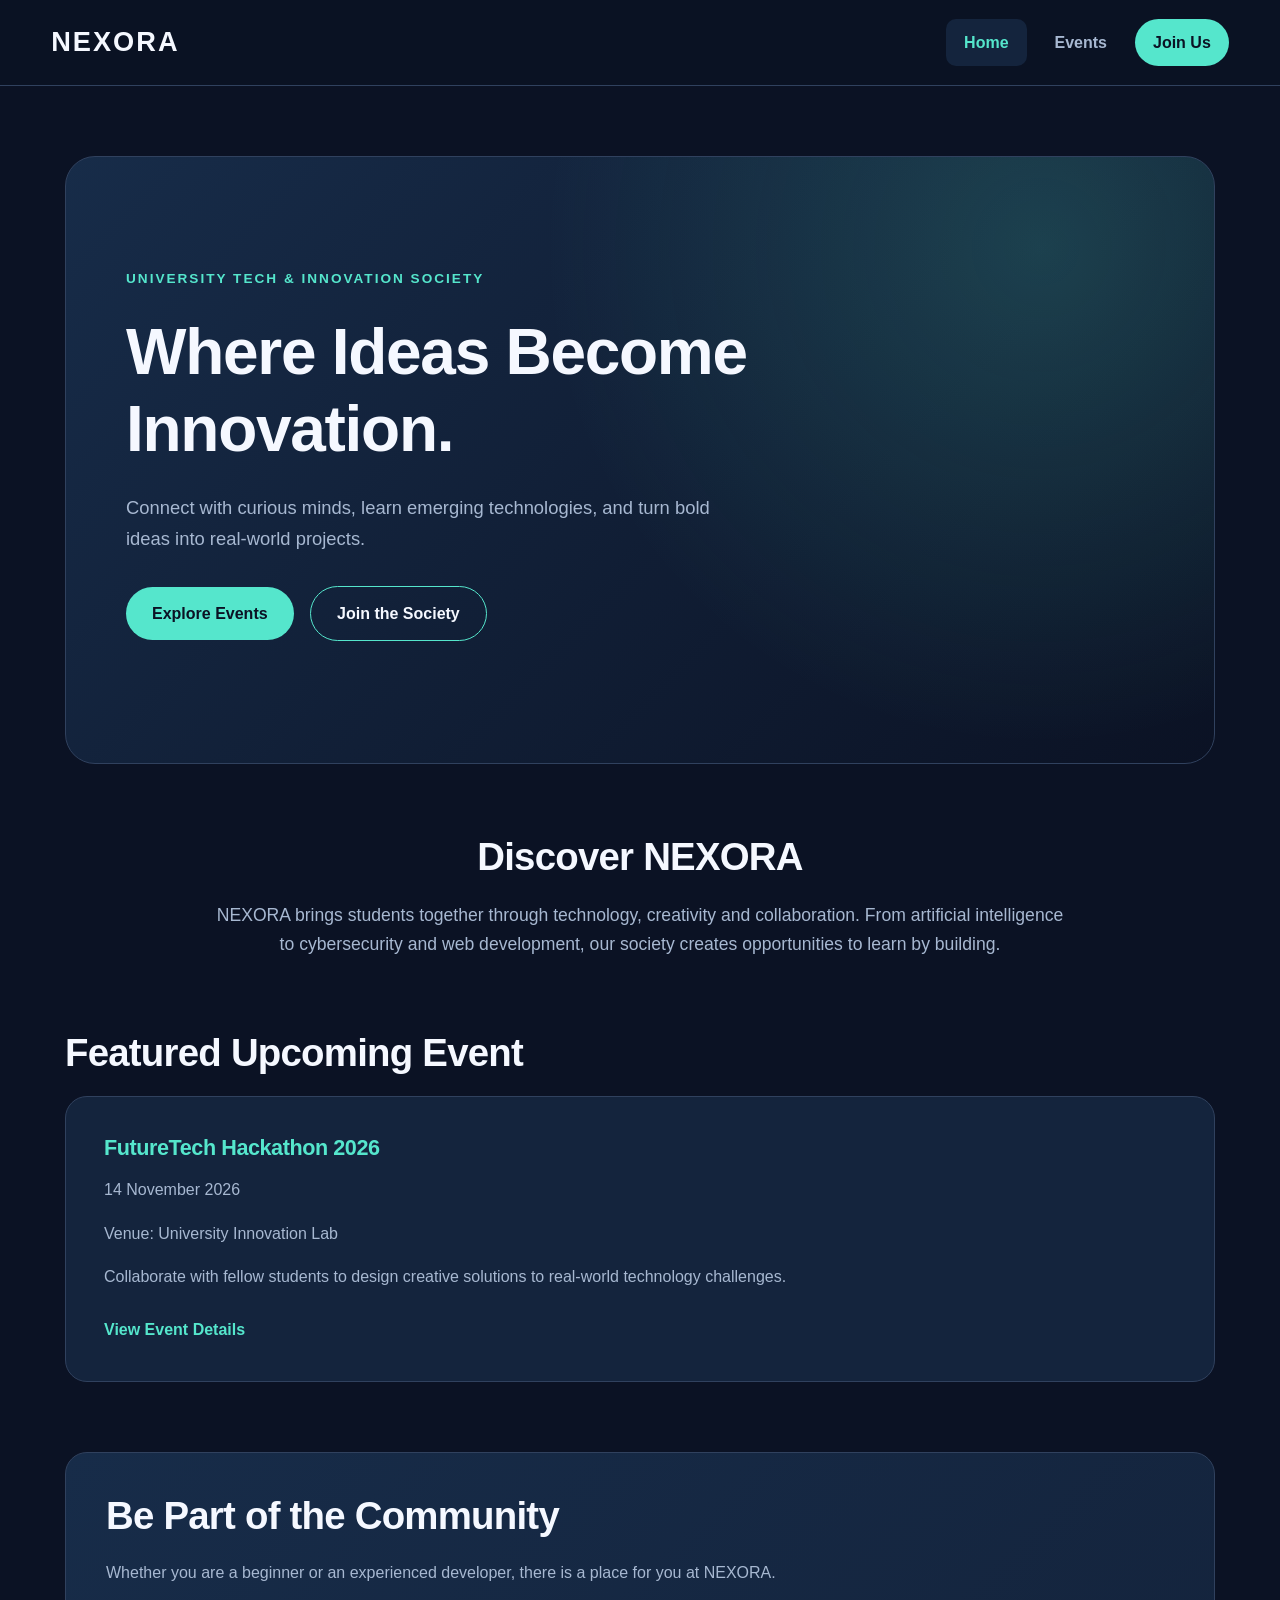
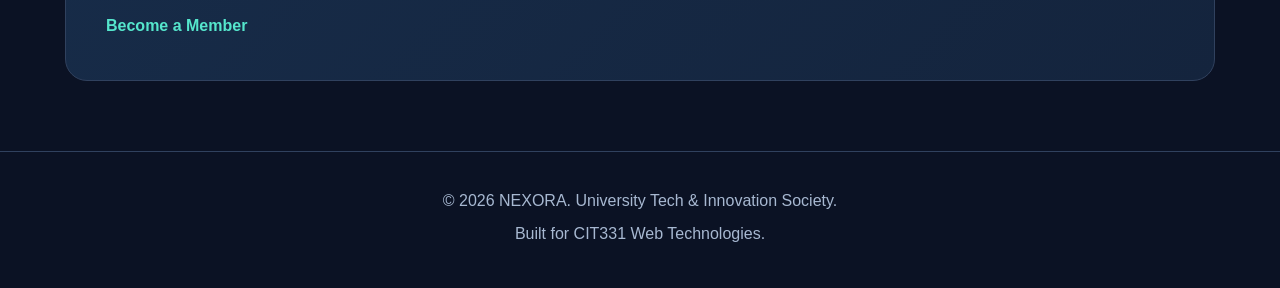
<file: index.html>
<!DOCTYPE html>
<html lang="en">
<head>
  <meta charset="UTF-8">
  <meta name="viewport" content="width=device-width, initial-scale=1.0">
  <meta name="description" content="NEXORA is a university technology and innovation society featuring workshops, hackathons and student events.">
  <title>NEXORA | University Tech & Innovation Society</title>
  <link rel="stylesheet" href="css/style.css">
</head>
<body>
<a href="#main-content">Skip to main content</a>

<header>
  <nav aria-label="Main navigation">
    <a href="index.html">NEXORA</a>

    <ul>
      <li>
  <a href="index.html" class="active" aria-current="page">
    Home
  </a>
</li>
      <li><a href="events.html">Events</a></li>
      <li><a href="register.html">Join Us</a></li>
    </ul>
  </nav>
</header>

<main id="main-content">

  <section id="hero" aria-labelledby="hero-title">
    <p>University Tech & Innovation Society</p>

    <h1 id="hero-title">Where Ideas Become Innovation.</h1>

    <p>
      Connect with curious minds, learn emerging technologies,
      and turn bold ideas into real-world projects.
    </p>

    <a href="events.html">Explore Events</a>
    <a href="register.html">Join the Society</a>
  </section>

  <section id="about" aria-labelledby="about-title">
    <h2 id="about-title">Discover NEXORA</h2>

    <p>
      NEXORA brings students together through technology,
      creativity and collaboration. From artificial intelligence
      to cybersecurity and web development, our society
      creates opportunities to learn by building.
    </p>
  </section>

  <section id="featured-event" aria-labelledby="event-title">
    <h2 id="event-title">Featured Upcoming Event</h2>

    <article>
      <h3>FutureTech Hackathon 2026</h3>

      <p>
        <time datetime="2026-11-14">14 November 2026</time>
      </p>

      <p>Venue: University Innovation Lab</p>

      <p>
        Collaborate with fellow students to design creative
        solutions to real-world technology challenges.
      </p>

      <a href="events.html">View Event Details</a>
    </article>
  </section>

  <aside aria-labelledby="community-title">
    <h2 id="community-title">Be Part of the Community</h2>

    <p>
      Whether you are a beginner or an experienced developer,
      there is a place for you at NEXORA.
    </p>

    <a href="register.html">Become a Member</a>
  </aside>

</main>

<footer>
  <p>&copy; 2026 NEXORA. University Tech & Innovation Society.</p>
  <p>Built for CIT331 Web Technologies.</p>
</footer>

<script src="js/script.js" defer></script>
</body>
</html>
</file>
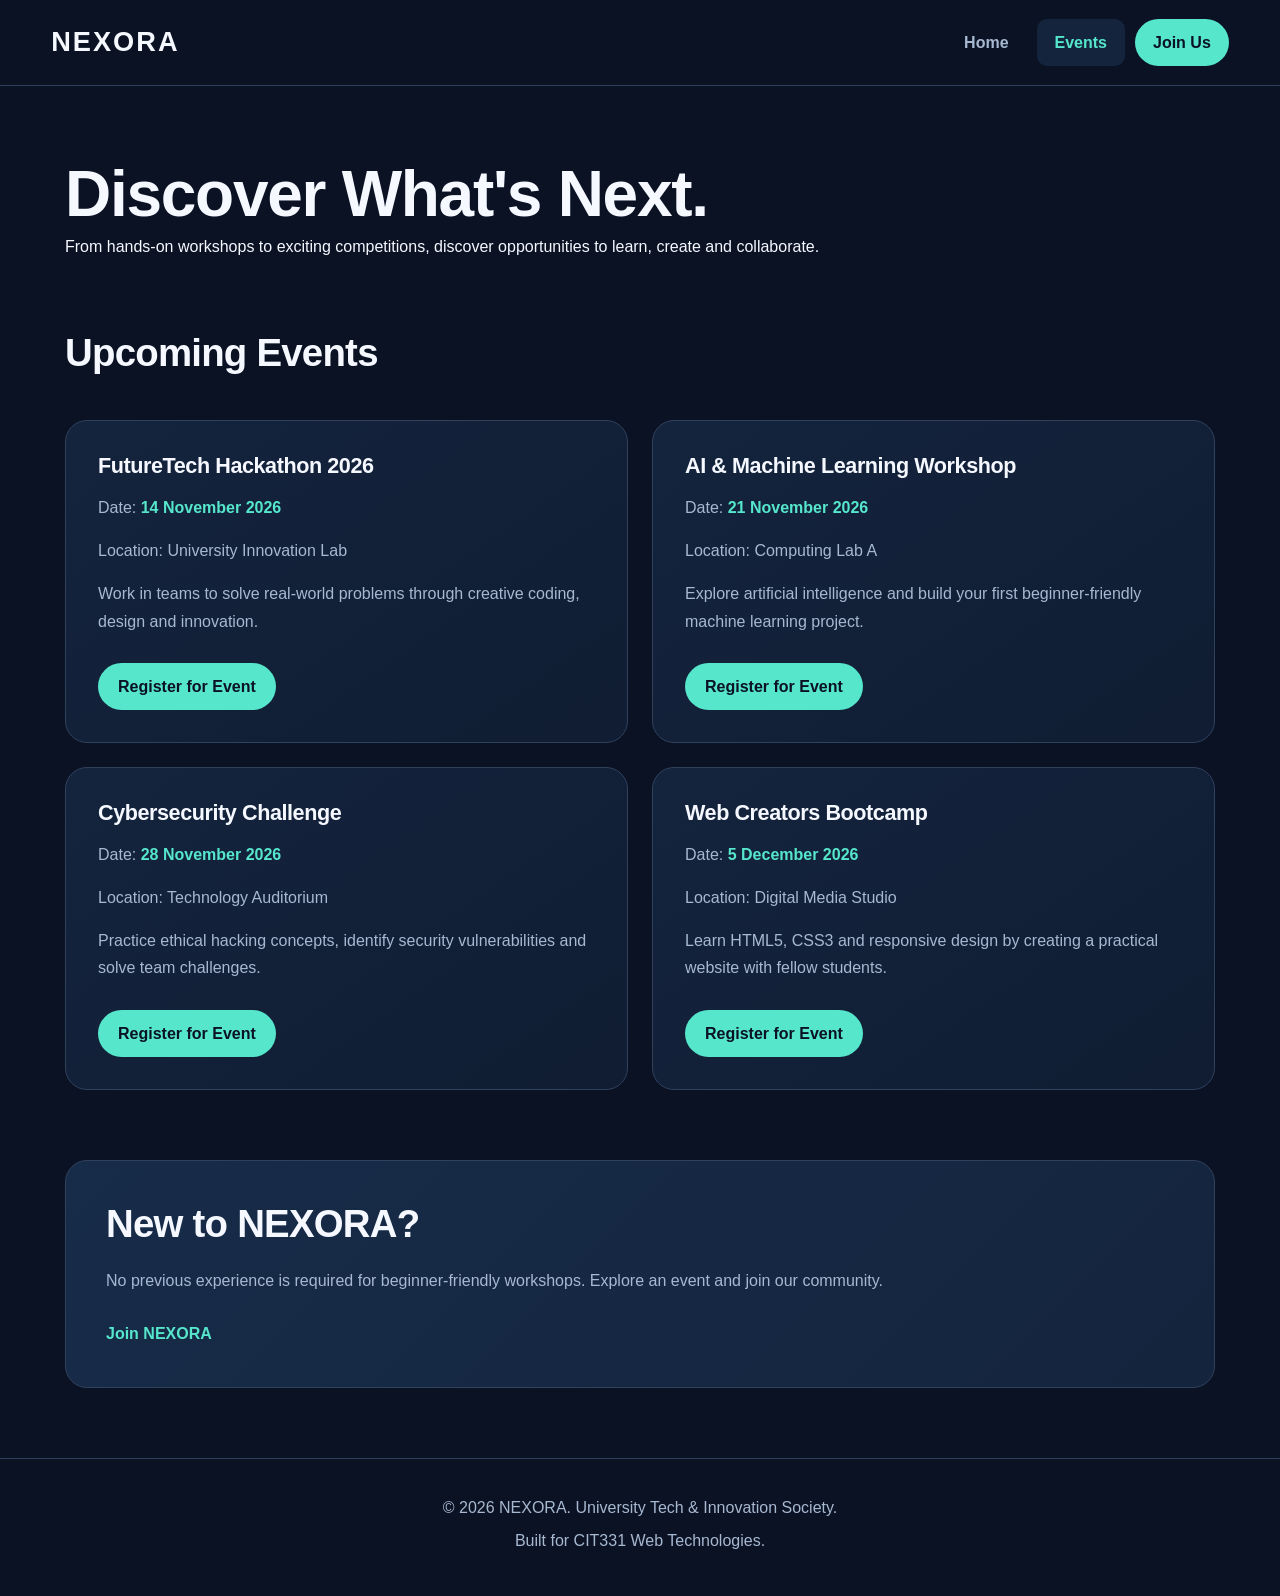
<file: events.html>
<!DOCTYPE html>
<html lang="en">
<head>
  <meta charset="UTF-8">
  <meta name="viewport" content="width=device-width, initial-scale=1.0">
  <meta name="description" content="Explore NEXORA university technology events, workshops, hackathons and competitions.">
  <title>Events | NEXORA</title>
  <link rel="stylesheet" href="css/style.css">
</head>

<body>
  <a href="#main-content">Skip to main content</a>

  <header>
    <nav aria-label="Main navigation">
      <a href="index.html">NEXORA</a>

      <ul>
        <li><a href="index.html">Home</a></li>
        <li>
          <a href="events.html" class="active" aria-current="page">
            Events
          </a>
        </li>
        <li><a href="register.html">Join Us</a></li>
      </ul>
    </nav>
  </header>

  <main id="main-content">

    <section aria-labelledby="events-title">
      <h1 id="events-title">Discover What's Next.</h1>
      <p>
        From hands-on workshops to exciting competitions,
        discover opportunities to learn, create and collaborate.
      </p>
    </section>

    <section id="events-list" aria-labelledby="upcoming-title">
      <h2 id="upcoming-title">Upcoming Events</h2>

      <article class="event-card">
        <h3>FutureTech Hackathon 2026</h3>
        <p>
          Date:
          <time datetime="2026-11-14">14 November 2026</time>
        </p>
        <p>Location: University Innovation Lab</p>
        <p>
          Work in teams to solve real-world problems through
          creative coding, design and innovation.
        </p>
        <a href="register.html">Register for Event</a>
      </article>

      <article class="event-card">
        <h3>AI & Machine Learning Workshop</h3>
        <p>
          Date:
          <time datetime="2026-11-21">21 November 2026</time>
        </p>
        <p>Location: Computing Lab A</p>
        <p>
          Explore artificial intelligence and build your
          first beginner-friendly machine learning project.
        </p>
        <a href="register.html">Register for Event</a>
      </article>

      <article class="event-card">
        <h3>Cybersecurity Challenge</h3>
        <p>
          Date:
          <time datetime="2026-11-28">28 November 2026</time>
        </p>
        <p>Location: Technology Auditorium</p>
        <p>
          Practice ethical hacking concepts, identify
          security vulnerabilities and solve team challenges.
        </p>
        <a href="register.html">Register for Event</a>
      </article>

      <article class="event-card">
        <h3>Web Creators Bootcamp</h3>
        <p>
          Date:
          <time datetime="2026-12-05">5 December 2026</time>
        </p>
        <p>Location: Digital Media Studio</p>
        <p>
          Learn HTML5, CSS3 and responsive design by creating
          a practical website with fellow students.
        </p>
        <a href="register.html">Register for Event</a>
      </article>
    </section>

    <aside aria-labelledby="events-help">
      <h2 id="events-help">New to NEXORA?</h2>
      <p>
        No previous experience is required for beginner-friendly
        workshops. Explore an event and join our community.
      </p>
      <a href="register.html">Join NEXORA</a>
    </aside>

  </main>

  <footer>
    <p>&copy; 2026 NEXORA. University Tech & Innovation Society.</p>
    <p>Built for CIT331 Web Technologies.</p>
  </footer>

  <script src="js/script.js" defer></script>
</body>
</html>
</file>
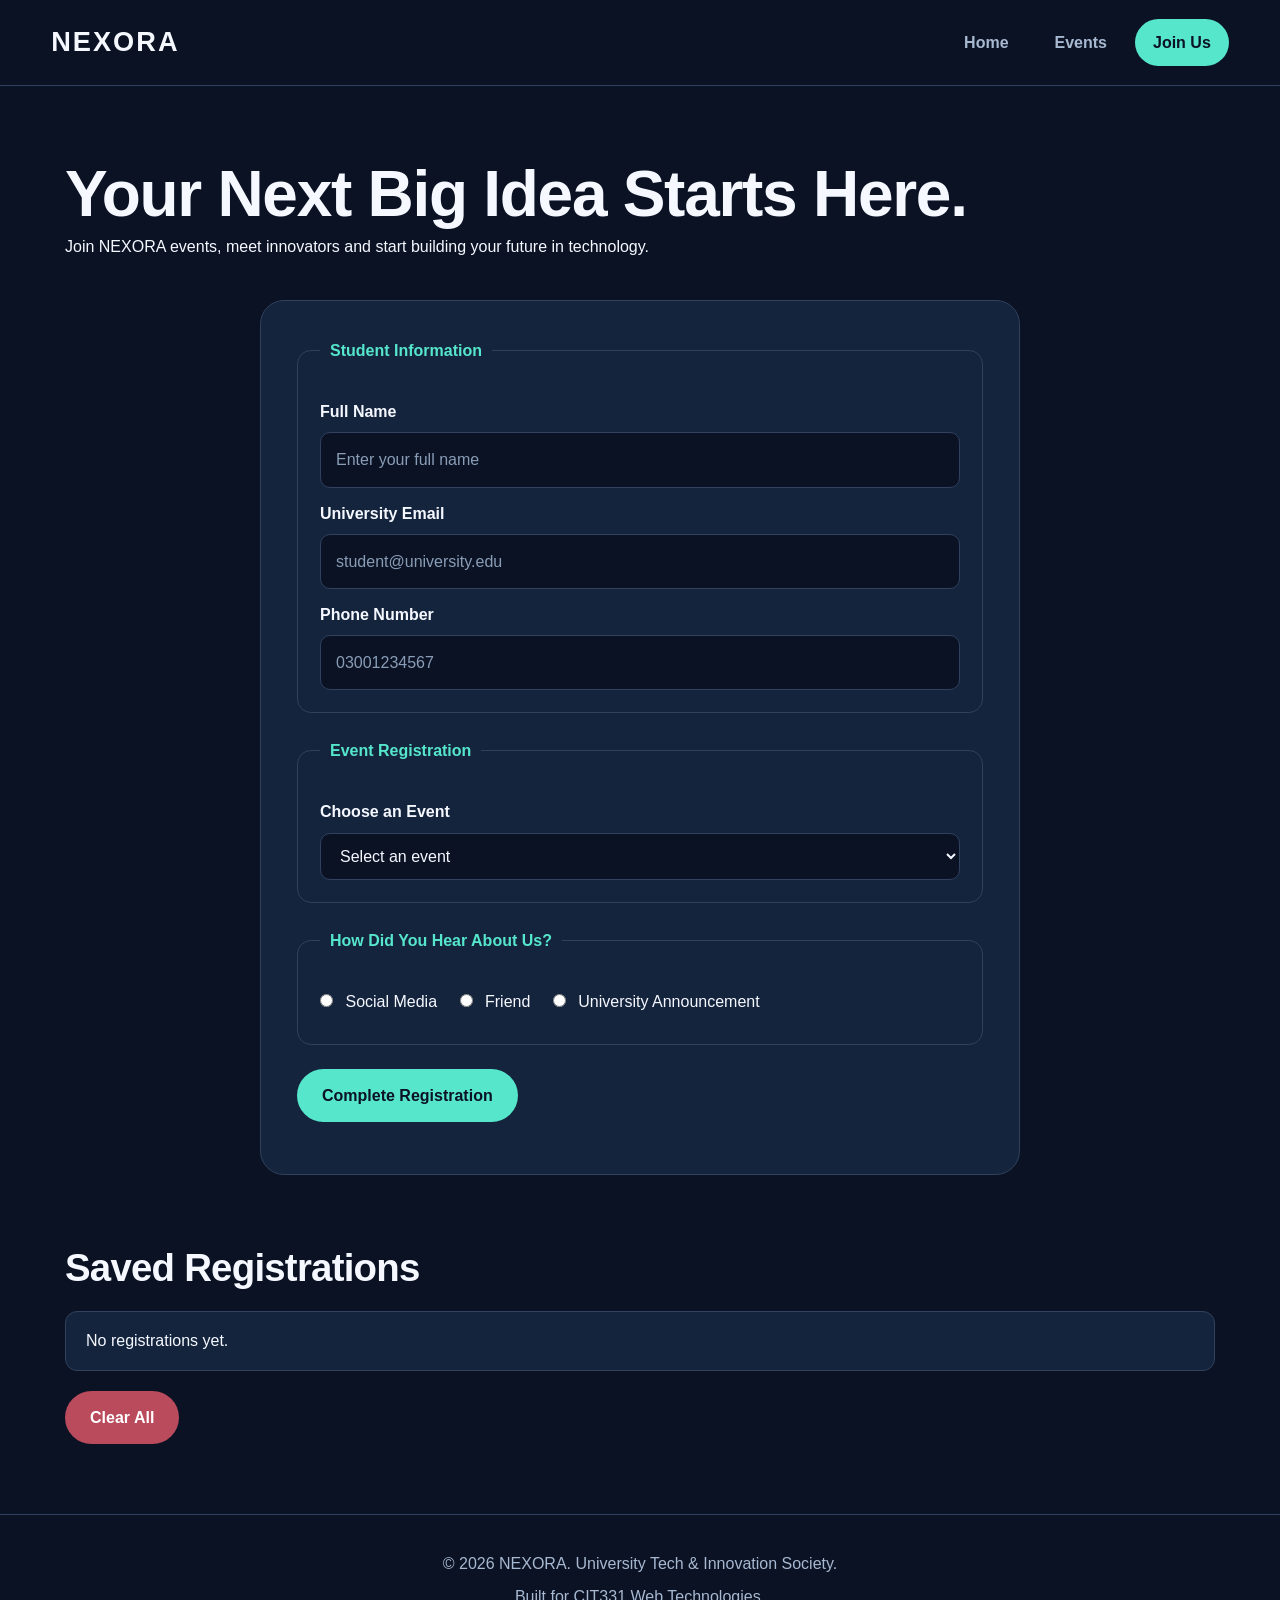
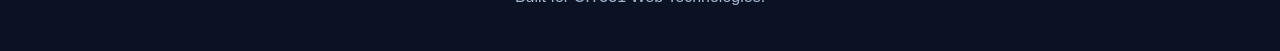
<file: register.html>
<!DOCTYPE html>
<html lang="en">
<head>
  <meta charset="UTF-8">
  <meta name="viewport" content="width=device-width, initial-scale=1.0">
  <meta name="description" content="Register for NEXORA university technology events and workshops.">
  <title>Register | NEXORA</title>
  <link rel="stylesheet" href="css/style.css">
</head>

<body>
  <a href="#main-content">Skip to main content</a>

  <header>
    <nav aria-label="Main navigation">
      <a href="index.html">NEXORA</a>
      <ul>
        <li><a href="index.html">Home</a></li>
        <li><a href="events.html">Events</a></li>
        <li>
          <a href="register.html" class="active" aria-current="page">
            Join Us
          </a>
        </li>
      </ul>
    </nav>
  </header>

  <main id="main-content">
    <section aria-labelledby="register-title">
      <h1 id="register-title">Your Next Big Idea Starts Here.</h1>
      <p>
        Join NEXORA events, meet innovators and start building
        your future in technology.
      </p>

      <!-- Registration form goes here -->
<form id="registration-form">
  <fieldset>
    <legend>Student Information</legend>

    <label for="full-name">Full Name</label>
    <input
      type="text"
      id="full-name"
      name="fullName"
      placeholder="Enter your full name"
      required
      minlength="3"
      maxlength="60"
    >

    <label for="email">University Email</label>
    <input
      type="email"
      id="email"
      name="email"
      placeholder="student@university.edu"
      required
    >

    <label for="phone">Phone Number</label>
    <input
      type="tel"
      id="phone"
      name="phone"
      placeholder="03001234567"
      pattern="[0-9]{11}"
      title="Enter an 11-digit phone number"
      required
    >
  </fieldset>

  <fieldset>
    <legend>Event Registration</legend>

    <label for="event">Choose an Event</label>
    <select id="event" name="event" required>
      <option value="">Select an event</option>
      <option value="FutureTech Hackathon 2026">
        FutureTech Hackathon 2026
      </option>
      <option value="AI & Machine Learning Workshop">
        AI & Machine Learning Workshop
      </option>
      <option value="Cybersecurity Challenge">
        Cybersecurity Challenge
      </option>
      <option value="Web Creators Bootcamp">
        Web Creators Bootcamp
      </option>
    </select>
  </fieldset>

  <fieldset>
    <legend>How Did You Hear About Us?</legend>

    <input type="radio" id="social-media" name="source"
           value="Social Media" required>
    <label for="social-media">Social Media</label>

    <input type="radio" id="friend" name="source"
           value="Friend">
    <label for="friend">Friend</label>

    <input type="radio" id="university" name="source"
           value="University Announcement">
    <label for="university">University Announcement</label>
  </fieldset>

  <button type="submit">Complete Registration</button>
  <p id="confirmation" role="status" aria-live="polite"></p>
</form>
    </section>

    <section aria-labelledby="saved-title">
      <h2 id="saved-title">Saved Registrations</h2>
      <ul id="registration-list"></ul>
      <button type="button" id="clear-all">Clear All</button>
    </section>
  </main>

  <footer>
    <p>&copy; 2026 NEXORA. University Tech & Innovation Society.</p>
    <p>Built for CIT331 Web Technologies.</p>
  </footer>

  <script src="js/script.js" defer></script>
</body>
</html>
</file>
<file: css/style.css>
/* ===================================
   NEXORA - UNIVERSITY TECH SOCIETY
   Complete Responsive Stylesheet
=================================== */

/* THEME */
:root {
  --bg: #0b1224;
  --surface: #14243d;
  --surface-light: #1b3150;
  --accent: #55e6cc;
  --text: #f5f8ff;
  --muted: #a7b8d1;
  --border: #30415e;
}

/* RESET */
* {
  margin: 0;
  padding: 0;
  box-sizing: border-box;
}

html {
  scroll-behavior: smooth;
}

body {
  background: var(--bg);
  color: var(--text);
  font-family: "Segoe UI", Arial, sans-serif;
  font-size: 16px;
  line-height: 1.7;
}

h1, h2, h3 {
  line-height: 1.2;
  letter-spacing: -0.02em;
}

h1 {
  font-size: clamp(2.3rem, 5vw, 4.5rem);
}

h2 {
  font-size: clamp(1.8rem, 3vw, 2.5rem);
  margin-bottom: 20px;
}

h3 {
  font-size: 1.35rem;
  margin-bottom: 15px;
}

p {
  margin-bottom: 16px;
}

a {
  color: var(--accent);
  text-decoration: none;
}

a:hover {
  text-decoration: underline;
}

a:focus-visible,
button:focus-visible,
input:focus-visible,
select:focus-visible {
  outline: 3px solid var(--accent);
  outline-offset: 3px;
}

main {
  width: min(1150px, 92%);
  margin: auto;
}

main section,
main aside {
  margin: 70px 0;
}

/* ACCESSIBLE SKIP LINK */
body > a[href="#main-content"] {
  position: absolute;
  top: -100px;
  left: 15px;
  z-index: 100;
  background: var(--accent);
  color: var(--bg);
  padding: 10px 18px;
  border-radius: 8px;
}

body > a[href="#main-content"]:focus {
  top: 15px;
}

/* NAVBAR */
header {
  background: rgba(11, 18, 36, 0.96);
  border-bottom: 1px solid var(--border);
}

header nav {
  width: min(1200px, 92%);
  margin: auto;
  min-height: 85px;
  display: flex;
  justify-content: space-between;
  align-items: center;
  gap: 24px;
}

header nav > a {
  color: var(--text);
  font-size: 1.7rem;
  font-weight: 800;
  letter-spacing: 2px;
}

header nav > a:hover {
  color: var(--accent);
  text-decoration: none;
}

header nav ul {
  display: flex;
  align-items: center;
  gap: 10px;
  list-style: none;
}

header nav ul a {
  display: inline-block;
  padding: 10px 18px;
  border-radius: 10px;
  color: var(--muted);
  font-weight: 600;
  transition: 0.25s ease;
}

header nav ul a:hover,
header nav ul a.active {
  color: var(--accent);
  background: var(--surface);
  text-decoration: none;
}

header nav ul li:last-child a {
  background: var(--accent);
  color: var(--bg);
  border-radius: 50px;
}

header nav ul li:last-child a:hover {
  background: #8cf3e1;
  color: var(--bg);
}

/* HOME HERO */
#hero {
  position: relative;
  padding: 110px 60px;
  border: 1px solid var(--border);
  border-radius: 30px;
  overflow: hidden;
  background:
    radial-gradient(
      circle at 85% 15%,
      rgba(85, 230, 204, 0.18),
      transparent 45%
    ),
    linear-gradient(135deg, #172c49, #0b1224);
}

#hero > p:first-child {
  color: var(--accent);
  font-size: 0.85rem;
  font-weight: 700;
  letter-spacing: 2px;
  text-transform: uppercase;
}

#hero h1 {
  max-width: 800px;
  margin: 24px 0;
  font-weight: 800;
}

#hero h1 + p {
  max-width: 630px;
  color: var(--muted);
  font-size: 1.15rem;
  margin-bottom: 32px;
}

#hero a {
  display: inline-block;
  padding: 13px 26px;
  margin: 0 12px 12px 0;
  border-radius: 50px;
  font-weight: 700;
  transition: transform 0.25s ease;
}

#hero a:first-of-type {
  background: var(--accent);
  color: var(--bg);
}

#hero a:last-of-type {
  border: 1px solid var(--accent);
  color: var(--text);
}

#hero a:hover {
  transform: translateY(-3px);
  text-decoration: none;
}

/* ABOUT SECTION */
#about {
  text-align: center;
  max-width: 850px;
  margin-left: auto;
  margin-right: auto;
}

#about h2 {
  color: var(--text);
}

#about p {
  color: var(--muted);
  font-size: 1.1rem;
}

/* FEATURED EVENT */
#featured-event article {
  background: var(--surface);
  border: 1px solid var(--border);
  border-radius: 22px;
  padding: 38px;
  transition: transform 0.3s ease,
              border-color 0.3s ease;
}

#featured-event article:hover {
  transform: translateY(-5px);
  border-color: var(--accent);
}

#featured-event h3 {
  color: var(--accent);
}

#featured-event article p {
  color: var(--muted);
}

#featured-event article a {
  display: inline-block;
  margin-top: 10px;
  font-weight: 700;
}

/* EVENTS PAGE */
#events-list {
  display: grid;
  grid-template-columns: repeat(2, minmax(0, 1fr));
  gap: 24px;
}

#events-list > h2 {
  grid-column: 1 / -1;
}

.event-card {
  background: linear-gradient(
    145deg,
    var(--surface),
    #101d33
  );
  padding: 32px;
  border: 1px solid var(--border);
  border-radius: 22px;
  transition: transform 0.3s ease,
              border-color 0.3s ease,
              box-shadow 0.3s ease;
}

.event-card:hover {
  transform: translateY(-6px);
  border-color: var(--accent);
  box-shadow: 0 18px 40px rgba(0, 0, 0, 0.25);
}

.event-card h3 {
  color: var(--text);
}

.event-card p {
  color: var(--muted);
}

.event-card time {
  color: var(--accent);
  font-weight: 700;
}

.event-card a {
  display: inline-block;
  margin-top: 12px;
  background: var(--accent);
  color: var(--bg);
  padding: 10px 20px;
  border-radius: 50px;
  font-weight: 700;
}

.event-card a:hover {
  background: #8cf3e1;
  text-decoration: none;
}

/* COMMUNITY / ASIDE */
main aside {
  padding: 40px;
  border: 1px solid var(--border);
  border-radius: 22px;
  background: linear-gradient(
    135deg,
    #172c49,
    var(--surface)
  );
}

main aside p {
  color: var(--muted);
}

main aside a {
  display: inline-block;
  margin-top: 10px;
  font-weight: 700;
}

/* REGISTRATION FORM */
#registration-form {
  max-width: 760px;
  margin: 40px auto;
  padding: 36px;
  border-radius: 24px;
  border: 1px solid var(--border);
  background: var(--surface);
}

fieldset {
  border: 1px solid var(--border);
  border-radius: 14px;
  padding: 22px;
  margin-bottom: 24px;
  min-width: 0;
}

legend {
  color: var(--accent);
  font-weight: 700;
  padding: 0 10px;
}

label {
  display: block;
  margin: 12px 0 7px;
  font-weight: 600;
}

input[type="text"],
input[type="email"],
input[type="tel"],
select {
  width: 100%;
  padding: 13px 15px;
  border-radius: 10px;
  border: 1px solid var(--border);
  background: var(--bg);
  color: var(--text);
  font: inherit;
}

input::placeholder {
  color: #899db7;
}

input[type="radio"] {
  accent-color: var(--accent);
  margin-right: 8px;
}

input[type="radio"] + label {
  display: inline-block;
  margin-right: 18px;
  font-weight: 400;
}

#registration-form button,
#clear-all {
  padding: 13px 25px;
  border: none;
  border-radius: 50px;
  font: inherit;
  font-weight: 700;
  cursor: pointer;
  transition: 0.25s ease;
}

#registration-form button {
  background: var(--accent);
  color: var(--bg);
}

#registration-form button:hover {
  background: #8cf3e1;
  transform: translateY(-2px);
}

#confirmation {
  margin-top: 16px;
  color: var(--accent);
  font-weight: 600;
}

/* SAVED REGISTRATIONS */
#registration-list {
  list-style: none;
  margin: 20px 0;
}

#registration-list li {
  padding: 15px 20px;
  margin-bottom: 12px;
  background: var(--surface);
  border: 1px solid var(--border);
  border-radius: 12px;
}

#clear-all {
  background: #b94b5c;
  color: #fff;
}

#clear-all:hover {
  background: #d45c70;
}

/* FOOTER */
footer {
  border-top: 1px solid var(--border);
  padding: 35px 20px;
  text-align: center;
  color: var(--muted);
}

footer p {
  margin-bottom: 6px;
}

/* TABLET */
@media (max-width: 800px) {
  #hero {
    padding: 80px 35px;
  }

  #events-list {
    grid-template-columns: 1fr;
  }
}

/* MOBILE */
@media (max-width: 600px) {
  header nav {
    flex-direction: column;
    justify-content: center;
    padding: 18px 0;
    gap: 12px;
  }

  header nav ul {
    flex-wrap: wrap;
    justify-content: center;
    gap: 4px;
  }

  header nav ul a {
    padding: 8px 12px;
    font-size: 0.9rem;
  }

  header nav ul li:last-child a {
    padding: 8px 16px;
  }

  main section,
  main aside {
    margin: 45px 0;
  }

  #hero {
    padding: 60px 24px;
    border-radius: 18px;
  }

  #hero h1 {
    font-size: 2.5rem;
  }

  #hero a {
    padding: 12px 18px;
  }

  .event-card,
  #featured-event article,
  main aside {
    padding: 24px;
  }

  #registration-form {
    padding: 18px;
  }

  fieldset {
    padding: 16px;
  }
}

/* REDUCED MOTION ACCESSIBILITY */
@media (prefers-reduced-motion: reduce) {
  html {
    scroll-behavior: auto;
  }

  *,
  *::before,
  *::after {
    transition: none !important;
    animation: none !important;
  }
}
</file>
